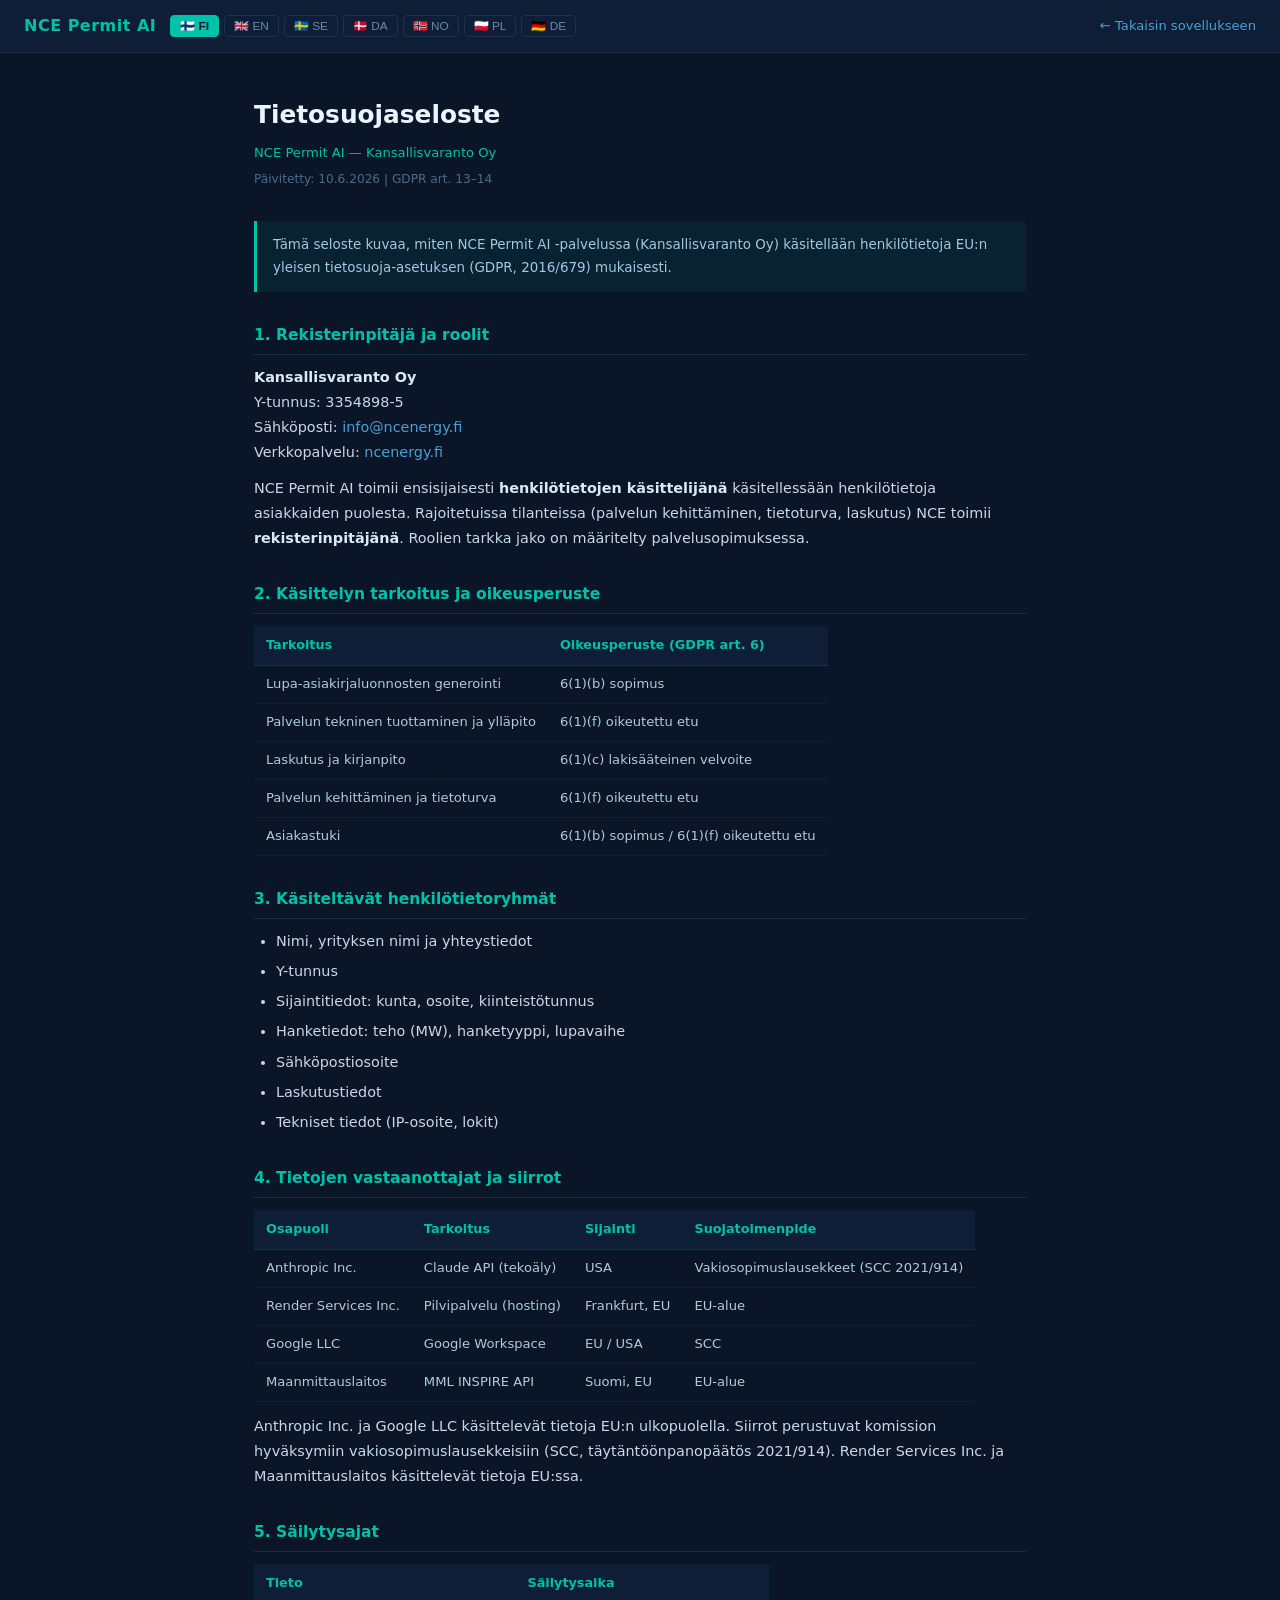
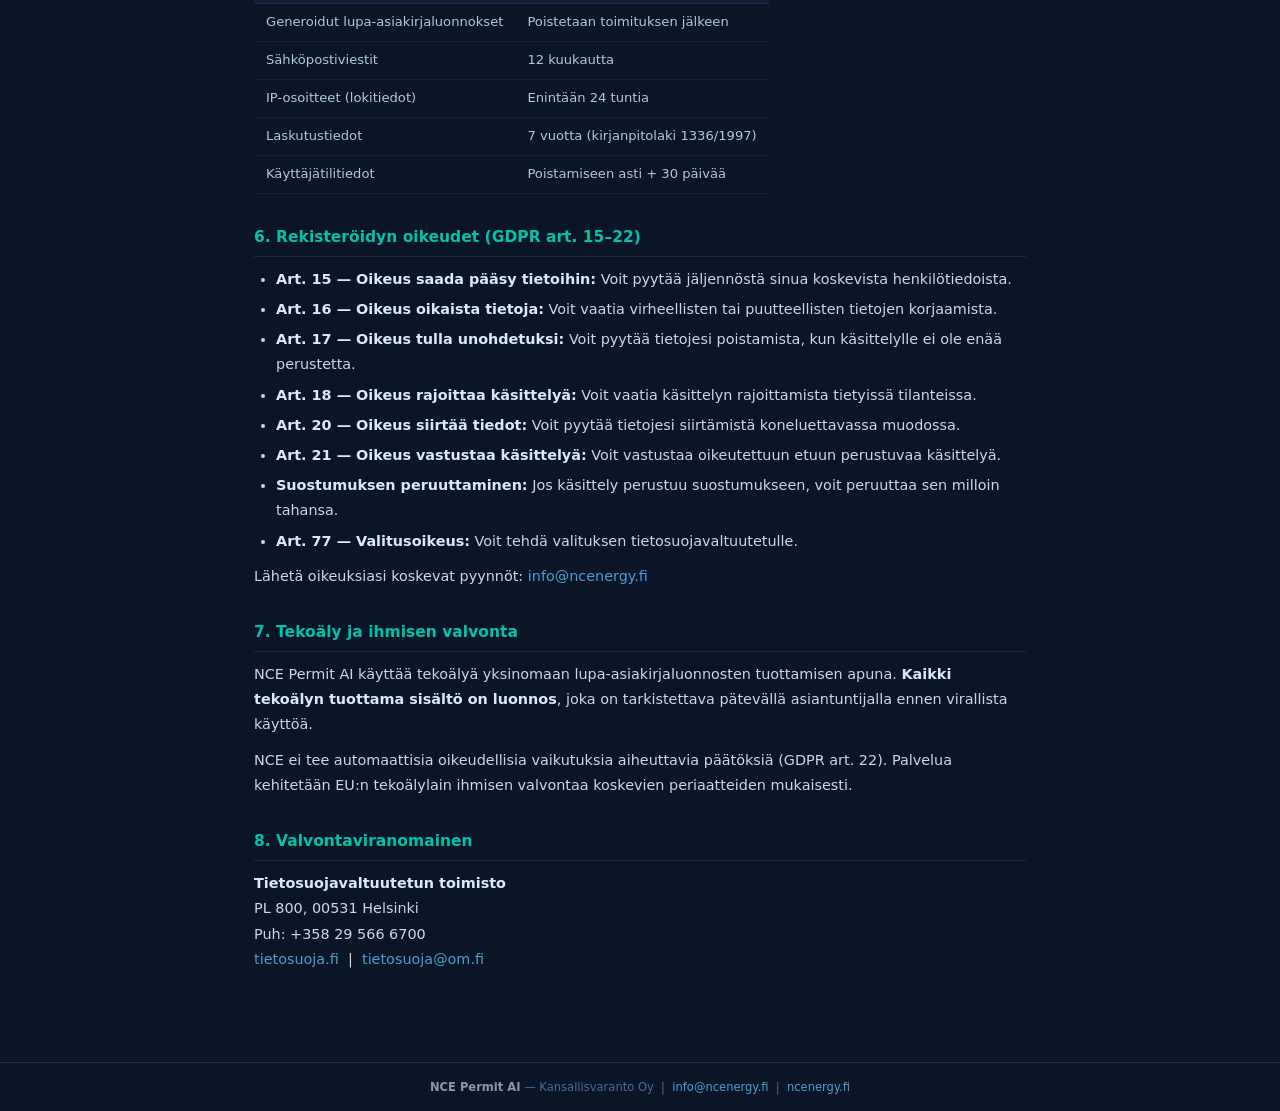
<file: backend/static/privacy.html>
<!DOCTYPE html>
<html lang="fi">
<head>
  <meta charset="UTF-8">
  <meta name="viewport" content="width=device-width, initial-scale=1.0">
  <title>Privacy Policy — NCE Permit AI</title>
  <style>
    *, *::before, *::after { box-sizing: border-box; margin: 0; padding: 0; }
    body {
      background: #0a1628;
      color: #c8d8e8;
      font-family: 'Segoe UI', system-ui, -apple-system, sans-serif;
      font-size: 0.9rem;
      line-height: 1.75;
      min-height: 100vh;
    }
    nav {
      background: #0d1e36;
      border-bottom: 1px solid #1e2d4a;
      padding: 12px 24px;
      display: flex;
      align-items: center;
      gap: 14px;
      flex-wrap: wrap;
    }
    .nav-brand { font-size: 1rem; font-weight: 700; color: #00C2A8; text-decoration: none; letter-spacing: 0.5px; flex-shrink: 0; }
    .nav-back  { color: #4a9fd4; text-decoration: none; font-size: 0.82rem; margin-left: auto; white-space: nowrap; }
    .nav-back:hover { color: #00C2A8; }
    .lang-switcher { display: flex; gap: 5px; flex-wrap: wrap; }
    .lang-btn {
      background: none;
      border: 1px solid #1e3050;
      color: #6a8aaa;
      padding: 3px 9px;
      border-radius: 4px;
      font-size: 0.74rem;
      cursor: pointer;
      transition: all 0.15s;
    }
    .lang-btn:hover { border-color: #00C2A8; color: #00C2A8; }
    .lang-btn.active { background: #00C2A8; border-color: #00C2A8; color: #0a1628; font-weight: 700; }
    main { max-width: 820px; margin: 0 auto; padding: 40px 24px 80px; }
    h1 { font-size: 1.55rem; color: #e8f4ff; margin-bottom: 6px; font-weight: 700; }
    .doc-meta { color: #00C2A8; font-size: 0.82rem; margin-bottom: 4px; }
    .doc-updated { color: #4a6a8a; font-size: 0.76rem; margin-bottom: 30px; }
    .notice {
      background: rgba(0,194,168,0.07);
      border-left: 3px solid #00C2A8;
      padding: 12px 16px;
      border-radius: 0 4px 4px 0;
      margin: 0 0 28px;
      font-size: 0.84rem;
      color: #a0c8e0;
    }
    .lang-notice {
      background: rgba(74,159,212,0.08);
      border-left-color: #4a9fd4;
      font-size: 0.92rem;
      margin-bottom: 32px;
    }
    h2 {
      font-size: 0.97rem;
      color: #00C2A8;
      font-weight: 600;
      margin: 30px 0 10px;
      padding-bottom: 5px;
      border-bottom: 1px solid #1a2d46;
    }
    p { margin-bottom: 10px; }
    ul, ol { margin: 8px 0 10px 22px; }
    li { margin-bottom: 5px; }
    table { width: 100%; border-collapse: collapse; margin: 12px 0; font-size: 0.82rem; overflow-x: auto; display: block; }
    th { background: #0d1e36; color: #00C2A8; padding: 8px 12px; text-align: left; border-bottom: 1px solid #1e2d4a; font-weight: 600; font-size: 0.8rem; white-space: nowrap; }
    td { padding: 7px 12px; border-bottom: 1px solid #131f33; color: #b0c8e0; vertical-align: top; }
    tr:hover td { background: rgba(0,194,168,0.03); }
    a { color: #4a9fd4; text-decoration: none; }
    a:hover { color: #00C2A8; }
    strong { color: #d8eaf8; }
    footer {
      background: #0a1628;
      border-top: 1px solid #1e2d4a;
      padding: 14px 24px;
      text-align: center;
      font-size: 0.72rem;
      color: #4a6a9a;
    }
    footer a { color: #4a9fd4; }
    @media (max-width: 600px) {
      main { padding: 24px 16px 60px; }
      h1 { font-size: 1.25rem; }
      nav { padding: 10px 16px; }
    }
  </style>
</head>
<body>

<nav>
  <a href="/" class="nav-brand">NCE Permit AI</a>
  <div class="lang-switcher" id="langSwitcher"></div>
  <a href="/" class="nav-back" id="navBack">← Takaisin</a>
</nav>

<main>
  <h1 id="pageTitle">Tietosuojaseloste</h1>
  <div class="doc-meta">NCE Permit AI &mdash; Kansallisvaranto Oy</div>
  <div class="doc-updated" id="docUpdated">Päivitetty: 10.6.2026 | GDPR art. 13&ndash;14</div>

  <!-- Full content — shown for FI and EN -->
  <div id="fullContent">
    <div class="notice" id="introNotice"></div>
    <h2 id="s1h"></h2><div id="s1b"></div>
    <h2 id="s2h"></h2><div id="s2b"></div>
    <h2 id="s3h"></h2><div id="s3b"></div>
    <h2 id="s4h"></h2><div id="s4b"></div>
    <h2 id="s5h"></h2><div id="s5b"></div>
    <h2 id="s6h"></h2><div id="s6b"></div>
    <h2 id="s7h"></h2><div id="s7b"></div>
    <h2 id="s8h"></h2><div id="s8b"></div>
  </div>

  <!-- Short content — shown for SE, DA, NO, PL, DE -->
  <div id="shortContent" style="display:none">
    <div class="notice lang-notice" id="shortLangNotice"></div>
    <h2 id="shortCtrlH"></h2><div id="shortCtrlB"></div>
    <h2 id="shortRightsH"></h2><div id="shortRightsB"></div>
    <h2 id="shortSupH"></h2><div id="shortSupB"></div>
  </div>
</main>

<footer>
  <strong style="color:#8899aa;">NCE Permit AI</strong> &mdash; Kansallisvaranto Oy &nbsp;|&nbsp;
  <a href="mailto:info@ncenergy.fi">info@ncenergy.fi</a> &nbsp;|&nbsp;
  <a href="https://ncenergy.fi" target="_blank">ncenergy.fi</a>
</footer>

<script>
const LANGS  = ['FI','EN','SE','DA','NO','PL','DE'];
const FLAGS  = {FI:'🇫🇮',EN:'🇬🇧',SE:'🇸🇪',DA:'🇩🇰',NO:'🇳🇴',PL:'🇵🇱',DE:'🇩🇪'};
const TITLES = {FI:'Tietosuojaseloste',EN:'Privacy Policy',SE:'Integritetspolicy',DA:'Privatlivspolitik',NO:'Personvernerklæring',PL:'Polityka prywatności',DE:'Datenschutzerklärung'};
const FULL_LANGS = new Set(['FI','EN']);

const T = {
FI: {
  nav_back: '← Takaisin sovellukseen',
  updated:  'Päivitetty: 10.6.2026 | GDPR art. 13–14',
  notice:   'Tämä seloste kuvaa, miten NCE Permit AI -palvelussa (Kansallisvaranto Oy) käsitellään henkilötietoja EU:n yleisen tietosuoja-asetuksen (GDPR, 2016/679) mukaisesti.',
  s1h:'1. Rekisterinpitäjä ja roolit',
  s1b:'<p><strong>Kansallisvaranto Oy</strong><br>Y-tunnus: 3354898-5<br>Sähköposti: <a href="mailto:info@ncenergy.fi">info@ncenergy.fi</a><br>Verkkopalvelu: <a href="https://ncenergy.fi" target="_blank">ncenergy.fi</a></p>'
     +'<p>NCE Permit AI toimii ensisijaisesti <strong>henkilötietojen käsittelijänä</strong> käsitellessään henkilötietoja asiakkaiden puolesta. Rajoitetuissa tilanteissa (palvelun kehittäminen, tietoturva, laskutus) NCE toimii <strong>rekisterinpitäjänä</strong>. Roolien tarkka jako on määritelty palvelusopimuksessa.</p>',
  s2h:'2. Käsittelyn tarkoitus ja oikeusperuste',
  s2b:'<table><tr><th>Tarkoitus</th><th>Oikeusperuste (GDPR art. 6)</th></tr>'
     +'<tr><td>Lupa-asiakirjaluonnosten generointi</td><td>6(1)(b) sopimus</td></tr>'
     +'<tr><td>Palvelun tekninen tuottaminen ja ylläpito</td><td>6(1)(f) oikeutettu etu</td></tr>'
     +'<tr><td>Laskutus ja kirjanpito</td><td>6(1)(c) lakisääteinen velvoite</td></tr>'
     +'<tr><td>Palvelun kehittäminen ja tietoturva</td><td>6(1)(f) oikeutettu etu</td></tr>'
     +'<tr><td>Asiakastuki</td><td>6(1)(b) sopimus / 6(1)(f) oikeutettu etu</td></tr>'
     +'</table>',
  s3h:'3. Käsiteltävät henkilötietoryhmät',
  s3b:'<ul><li>Nimi, yrityksen nimi ja yhteystiedot</li><li>Y-tunnus</li><li>Sijaintitiedot: kunta, osoite, kiinteistötunnus</li><li>Hanketiedot: teho (MW), hanketyyppi, lupavaihe</li><li>Sähköpostiosoite</li><li>Laskutustiedot</li><li>Tekniset tiedot (IP-osoite, lokit)</li></ul>',
  s4h:'4. Tietojen vastaanottajat ja siirrot',
  s4b:'<table><tr><th>Osapuoli</th><th>Tarkoitus</th><th>Sijainti</th><th>Suojatoimenpide</th></tr>'
     +'<tr><td>Anthropic Inc.</td><td>Claude API (tekoäly)</td><td>USA</td><td>Vakiosopimuslausekkeet (SCC 2021/914)</td></tr>'
     +'<tr><td>Render Services Inc.</td><td>Pilvipalvelu (hosting)</td><td>Frankfurt, EU</td><td>EU-alue</td></tr>'
     +'<tr><td>Google LLC</td><td>Google Workspace</td><td>EU / USA</td><td>SCC</td></tr>'
     +'<tr><td>Maanmittauslaitos</td><td>MML INSPIRE API</td><td>Suomi, EU</td><td>EU-alue</td></tr>'
     +'</table>'
     +'<p>Anthropic Inc. ja Google LLC käsittelevät tietoja EU:n ulkopuolella. Siirrot perustuvat komission hyväksymiin vakiosopimuslausekkeisiin (SCC, täytäntöönpanopäätös 2021/914). Render Services Inc. ja Maanmittauslaitos käsittelevät tietoja EU:ssa.</p>',
  s5h:'5. Säilytysajat',
  s5b:'<table><tr><th>Tieto</th><th>Säilytysaika</th></tr>'
     +'<tr><td>Generoidut lupa-asiakirjaluonnokset</td><td>Poistetaan toimituksen jälkeen</td></tr>'
     +'<tr><td>Sähköpostiviestit</td><td>12 kuukautta</td></tr>'
     +'<tr><td>IP-osoitteet (lokitiedot)</td><td>Enintään 24 tuntia</td></tr>'
     +'<tr><td>Laskutustiedot</td><td>7 vuotta (kirjanpitolaki 1336/1997)</td></tr>'
     +'<tr><td>Käyttäjätilitiedot</td><td>Poistamiseen asti + 30 päivää</td></tr>'
     +'</table>',
  s6h:'6. Rekisteröidyn oikeudet (GDPR art. 15–22)',
  s6b:'<ul>'
     +'<li><strong>Art. 15 — Oikeus saada pääsy tietoihin:</strong> Voit pyytää jäljennöstä sinua koskevista henkilötiedoista.</li>'
     +'<li><strong>Art. 16 — Oikeus oikaista tietoja:</strong> Voit vaatia virheellisten tai puutteellisten tietojen korjaamista.</li>'
     +'<li><strong>Art. 17 — Oikeus tulla unohdetuksi:</strong> Voit pyytää tietojesi poistamista, kun käsittelylle ei ole enää perustetta.</li>'
     +'<li><strong>Art. 18 — Oikeus rajoittaa käsittelyä:</strong> Voit vaatia käsittelyn rajoittamista tietyissä tilanteissa.</li>'
     +'<li><strong>Art. 20 — Oikeus siirtää tiedot:</strong> Voit pyytää tietojesi siirtämistä koneluettavassa muodossa.</li>'
     +'<li><strong>Art. 21 — Oikeus vastustaa käsittelyä:</strong> Voit vastustaa oikeutettuun etuun perustuvaa käsittelyä.</li>'
     +'<li><strong>Suostumuksen peruuttaminen:</strong> Jos käsittely perustuu suostumukseen, voit peruuttaa sen milloin tahansa.</li>'
     +'<li><strong>Art. 77 — Valitusoikeus:</strong> Voit tehdä valituksen tietosuojavaltuutetulle.</li>'
     +'</ul><p>Lähetä oikeuksiasi koskevat pyynnöt: <a href="mailto:info@ncenergy.fi">info@ncenergy.fi</a></p>',
  s7h:'7. Tekoäly ja ihmisen valvonta',
  s7b:'<p>NCE Permit AI käyttää tekoälyä yksinomaan lupa-asiakirjaluonnosten tuottamisen apuna. <strong>Kaikki tekoälyn tuottama sisältö on luonnos</strong>, joka on tarkistettava pätevällä asiantuntijalla ennen virallista käyttöä.</p>'
     +'<p>NCE ei tee automaattisia oikeudellisia vaikutuksia aiheuttavia päätöksiä (GDPR art. 22). Palvelua kehitetään EU:n tekoälylain ihmisen valvontaa koskevien periaatteiden mukaisesti.</p>',
  s8h:'8. Valvontaviranomainen',
  s8b:'<p><strong>Tietosuojavaltuutetun toimisto</strong><br>PL 800, 00531 Helsinki<br>Puh: +358 29 566 6700<br><a href="https://tietosuoja.fi" target="_blank">tietosuoja.fi</a> &nbsp;|&nbsp; <a href="mailto:tietosuoja@om.fi">tietosuoja@om.fi</a></p>',
},
EN: {
  nav_back: '← Back to application',
  updated:  'Updated: 10 June 2026 | GDPR Art. 13–14',
  notice:   'This notice describes how NCE Permit AI (Kansallisvaranto Oy) processes personal data in accordance with the EU General Data Protection Regulation (GDPR, 2016/679).',
  s1h:'1. Data Controller and Roles',
  s1b:'<p><strong>Kansallisvaranto Oy</strong><br>Business ID: 3354898-5<br>Email: <a href="mailto:info@ncenergy.fi">info@ncenergy.fi</a><br>Website: <a href="https://ncenergy.fi" target="_blank">ncenergy.fi</a></p>'
     +'<p>NCE Permit AI primarily acts as a <strong>Data Processor</strong> when processing personal data on behalf of customers. In limited situations (service development, security, billing) NCE acts as <strong>Data Controller</strong>. The precise allocation of roles is set out in the service agreement.</p>',
  s2h:'2. Purposes and Legal Basis',
  s2b:'<table><tr><th>Purpose</th><th>Legal Basis (GDPR Art. 6)</th></tr>'
     +'<tr><td>Generating permit document drafts</td><td>Art. 6(1)(b) Contract</td></tr>'
     +'<tr><td>Technical service delivery and maintenance</td><td>Art. 6(1)(f) Legitimate interests</td></tr>'
     +'<tr><td>Invoicing and accounting</td><td>Art. 6(1)(c) Legal obligation</td></tr>'
     +'<tr><td>Service development and security</td><td>Art. 6(1)(f) Legitimate interests</td></tr>'
     +'<tr><td>Customer support</td><td>Art. 6(1)(b) Contract / Art. 6(1)(f) Legitimate interests</td></tr>'
     +'</table>',
  s3h:'3. Categories of Personal Data',
  s3b:'<ul><li>Name, company name and contact details</li><li>Business IDs</li><li>Location and property data: municipality, address, property identifier</li><li>Project data: power (MW), project type, permit phase</li><li>Email addresses</li><li>Billing information</li><li>Technical data (IP address, logs)</li></ul>',
  s4h:'4. Recipients and International Transfers',
  s4b:'<table><tr><th>Party</th><th>Purpose</th><th>Location</th><th>Safeguards</th></tr>'
     +'<tr><td>Anthropic Inc.</td><td>AI processing (Claude API)</td><td>USA</td><td>Standard Contractual Clauses (SCC 2021/914)</td></tr>'
     +'<tr><td>Render Services Inc.</td><td>Cloud hosting</td><td>Frankfurt, EU</td><td>Processing within EU</td></tr>'
     +'<tr><td>Google LLC</td><td>Google Workspace</td><td>EU / USA</td><td>SCC</td></tr>'
     +'<tr><td>Maanmittauslaitos</td><td>MML INSPIRE API</td><td>Finland, EU</td><td>EU territory</td></tr>'
     +'</table>'
     +'<p>Anthropic Inc. and Google LLC process data outside the EU/EEA. Transfers are based on Standard Contractual Clauses (SCC) approved by the European Commission (Implementing Decision 2021/914). Render Services Inc. and Maanmittauslaitos process data within the EU.</p>',
  s5h:'5. Retention Periods',
  s5b:'<table><tr><th>Data</th><th>Retention period</th></tr>'
     +'<tr><td>Generated permit drafts</td><td>Deleted after delivery</td></tr>'
     +'<tr><td>Email communications</td><td>12 months</td></tr>'
     +'<tr><td>Technical logs (IP address)</td><td>Max 24 hours</td></tr>'
     +'<tr><td>Billing records</td><td>7 years (Accounting Act)</td></tr>'
     +'<tr><td>User account data</td><td>Until deletion + 30 days</td></tr>'
     +'</table>',
  s6h:'6. Your Rights (GDPR Art. 15–22)',
  s6b:'<ul>'
     +'<li><strong>Art. 15 — Right of access:</strong> You may request a copy of your personal data.</li>'
     +'<li><strong>Art. 16 — Right to rectification:</strong> You may request correction of inaccurate or incomplete data.</li>'
     +'<li><strong>Art. 17 — Right to erasure:</strong> You may request deletion when there is no longer a basis for processing.</li>'
     +'<li><strong>Art. 18 — Right to restriction:</strong> You may request restriction of processing in certain circumstances.</li>'
     +'<li><strong>Art. 20 — Right to portability:</strong> You may request your data in a machine-readable format.</li>'
     +'<li><strong>Art. 21 — Right to object:</strong> You may object to processing based on legitimate interests.</li>'
     +'<li><strong>Withdrawal of consent:</strong> Where processing is based on consent, you may withdraw it at any time.</li>'
     +'<li><strong>Art. 77 — Right to lodge a complaint:</strong> You may file a complaint with the supervisory authority.</li>'
     +'</ul><p>Send rights requests to: <a href="mailto:info@ncenergy.fi">info@ncenergy.fi</a></p>',
  s7h:'7. AI and Human Oversight',
  s7b:'<p>NCE Permit AI uses AI solely to assist in generating permit document drafts. <strong>All AI-generated content is a draft only</strong> and must be reviewed by a competent human professional before official use.</p>'
     +'<p>NCE does not make automated decisions with legal effect (GDPR Art. 22). Operated in accordance with EU AI Act human oversight principles.</p>',
  s8h:'8. Supervisory Authority',
  s8b:'<p><strong>Office of the Data Protection Ombudsman</strong><br>P.O. Box 800, FI-00531 Helsinki<br>Tel: +358 29 566 6700<br><a href="https://tietosuoja.fi" target="_blank">tietosuoja.fi</a> &nbsp;|&nbsp; <a href="mailto:tietosuoja@om.fi">tietosuoja@om.fi</a></p>',
},

/* ── Short versions (SE / DA / NO / PL / DE) ─────────────────────────────
   Full policy is available in FI and EN. These sections provide the key
   contact points in the local language and direct users to the full text.
   ─────────────────────────────────────────────────────────────────────── */
SE: {
  short:    true,
  nav_back: '← Tillbaka till applikationen',
  updated:  'Uppdaterad: 10 juni 2026 | GDPR art. 13–14',
  lang_notice: 'Den fullständiga integritetspolicyn finns på <strong>finska</strong> och <strong>engelska</strong>. Välj 🇫🇮 FI eller 🇬🇧 EN i språkväljaren ovan för att läsa hela policyn.',
  ctrl_h:   'Personuppgiftsansvarig',
  ctrl_b:   '<p><strong>Kansallisvaranto Oy</strong><br>Org.nr: 3354898-5<br>E-post: <a href="mailto:info@ncenergy.fi">info@ncenergy.fi</a><br>Webbplats: <a href="https://ncenergy.fi" target="_blank">ncenergy.fi</a></p>',
  rights_h: 'Dina rättigheter (GDPR art. 15–22)',
  rights_b: '<p>Skicka förfrågningar om dina rättigheter (tillgång, rättelse, radering, begränsning, portabilitet, invändning) till: <a href="mailto:info@ncenergy.fi">info@ncenergy.fi</a></p>',
  sup_h:    'Tillsynsmyndighet',
  sup_b:    '<p>Dataombudsmannens byrå (Finland) &nbsp;|&nbsp; <a href="https://tietosuoja.fi" target="_blank">tietosuoja.fi</a> &nbsp;|&nbsp; <a href="mailto:tietosuoja@om.fi">tietosuoja@om.fi</a></p>',
},
DA: {
  short:    true,
  nav_back: '← Tilbage til applikationen',
  updated:  'Opdateret: 10. juni 2026 | GDPR art. 13–14',
  lang_notice: 'Den fulde privatlivspolitik er tilgængelig på <strong>finsk</strong> og <strong>engelsk</strong>. Vælg 🇫🇮 FI eller 🇬🇧 EN i sprogselectoren ovenfor for at læse hele politikken.',
  ctrl_h:   'Dataansvarlig',
  ctrl_b:   '<p><strong>Kansallisvaranto Oy</strong><br>CVR: 3354898-5<br>E-mail: <a href="mailto:info@ncenergy.fi">info@ncenergy.fi</a><br>Hjemmeside: <a href="https://ncenergy.fi" target="_blank">ncenergy.fi</a></p>',
  rights_h: 'Dine rettigheder (GDPR art. 15–22)',
  rights_b: '<p>Send anmodninger om dine rettigheder (indsigt, berigtigelse, sletning, begrænsning, portabilitet, indsigelse) til: <a href="mailto:info@ncenergy.fi">info@ncenergy.fi</a></p>',
  sup_h:    'Tilsynsmyndighed',
  sup_b:    '<p>Datatilsynet (Finland) &nbsp;|&nbsp; <a href="https://tietosuoja.fi" target="_blank">tietosuoja.fi</a> &nbsp;|&nbsp; <a href="mailto:tietosuoja@om.fi">tietosuoja@om.fi</a></p>',
},
NO: {
  short:    true,
  nav_back: '← Tilbake til applikasjonen',
  updated:  'Oppdatert: 10. juni 2026 | GDPR art. 13–14',
  lang_notice: 'Den fullstendige personvernerklæringen er tilgjengelig på <strong>finsk</strong> og <strong>engelsk</strong>. Velg 🇫🇮 FI eller 🇬🇧 EN i språkvelgeren ovenfor for å lese hele erklæringen.',
  ctrl_h:   'Behandlingsansvarlig',
  ctrl_b:   '<p><strong>Kansallisvaranto Oy</strong><br>Org.nr: 3354898-5<br>E-post: <a href="mailto:info@ncenergy.fi">info@ncenergy.fi</a><br>Nettsted: <a href="https://ncenergy.fi" target="_blank">ncenergy.fi</a></p>',
  rights_h: 'Dine rettigheter (GDPR art. 15–22)',
  rights_b: '<p>Send forespørsler om dine rettigheter (innsyn, retting, sletting, begrensning, portabilitet, protest) til: <a href="mailto:info@ncenergy.fi">info@ncenergy.fi</a></p>',
  sup_h:    'Tilsynsmyndighet',
  sup_b:    '<p>Datatilsynet (Finland) &nbsp;|&nbsp; <a href="https://tietosuoja.fi" target="_blank">tietosuoja.fi</a> &nbsp;|&nbsp; <a href="mailto:tietosuoja@om.fi">tietosuoja@om.fi</a></p>',
},
PL: {
  short:    true,
  nav_back: '← Powrót do aplikacji',
  updated:  'Aktualizacja: 10 czerwca 2026 | RODO art. 13–14',
  lang_notice: 'Pełna polityka prywatności dostępna jest w języku <strong>fińskim</strong> i <strong>angielskim</strong>. Wybierz 🇫🇮 FI lub 🇬🇧 EN w selektorze języka powyżej, aby przeczytać pełny tekst.',
  ctrl_h:   'Administrator danych',
  ctrl_b:   '<p><strong>Kansallisvaranto Oy</strong><br>NIP: 3354898-5<br>E-mail: <a href="mailto:info@ncenergy.fi">info@ncenergy.fi</a><br>Strona: <a href="https://ncenergy.fi" target="_blank">ncenergy.fi</a></p>',
  rights_h: 'Prawa podmiotu danych (RODO art. 15–22)',
  rights_b: '<p>Wnioski dotyczące praw (dostęp, sprostowanie, usunięcie, ograniczenie, przenoszenie, sprzeciw) wysyłaj na: <a href="mailto:info@ncenergy.fi">info@ncenergy.fi</a></p>',
  sup_h:    'Organ nadzorczy',
  sup_b:    '<p>Urząd ds. Ochrony Danych Osobowych (Finlandia) &nbsp;|&nbsp; <a href="https://tietosuoja.fi" target="_blank">tietosuoja.fi</a> &nbsp;|&nbsp; <a href="mailto:tietosuoja@om.fi">tietosuoja@om.fi</a></p>',
},
DE: {
  short:    true,
  nav_back: '← Zurück zur Anwendung',
  updated:  'Aktualisiert: 10. Juni 2026 | DSGVO Art. 13–14',
  lang_notice: 'Die vollständige Datenschutzerklärung ist auf <strong>Finnisch</strong> und <strong>Englisch</strong> verfügbar. Wählen Sie oben im Sprachschalter 🇫🇮 FI oder 🇬🇧 EN, um die vollständige Erklärung zu lesen.',
  ctrl_h:   'Verantwortlicher',
  ctrl_b:   '<p><strong>Kansallisvaranto Oy</strong><br>Unternehmens-ID: 3354898-5<br>E-Mail: <a href="mailto:info@ncenergy.fi">info@ncenergy.fi</a><br>Webseite: <a href="https://ncenergy.fi" target="_blank">ncenergy.fi</a></p>',
  rights_h: 'Ihre Rechte (DSGVO Art. 15–22)',
  rights_b: '<p>Anfragen zu Ihren Rechten (Auskunft, Berichtigung, Löschung, Einschränkung, Portabilität, Widerspruch) senden Sie an: <a href="mailto:info@ncenergy.fi">info@ncenergy.fi</a></p>',
  sup_h:    'Aufsichtsbehörde',
  sup_b:    '<p>Büro des Datenschutzbeauftragten (Finnland) &nbsp;|&nbsp; <a href="https://tietosuoja.fi" target="_blank">tietosuoja.fi</a> &nbsp;|&nbsp; <a href="mailto:tietosuoja@om.fi">tietosuoja@om.fi</a></p>',
},
};

function render(lang) {
  const d = T[lang] || T.FI;
  const isShort = !FULL_LANGS.has(lang);

  document.getElementById('pageTitle').textContent  = TITLES[lang] || TITLES.FI;
  document.getElementById('navBack').textContent    = d.nav_back;
  document.getElementById('docUpdated').textContent = d.updated;

  document.getElementById('fullContent').style.display  = isShort ? 'none' : '';
  document.getElementById('shortContent').style.display = isShort ? ''     : 'none';

  if (isShort) {
    document.getElementById('shortLangNotice').innerHTML = d.lang_notice;
    document.getElementById('shortCtrlH').textContent    = d.ctrl_h;
    document.getElementById('shortCtrlB').innerHTML      = d.ctrl_b;
    document.getElementById('shortRightsH').textContent  = d.rights_h;
    document.getElementById('shortRightsB').innerHTML    = d.rights_b;
    document.getElementById('shortSupH').textContent     = d.sup_h;
    document.getElementById('shortSupB').innerHTML       = d.sup_b;
  } else {
    document.getElementById('introNotice').textContent = d.notice;
    ['s1h','s2h','s3h','s4h','s5h','s6h','s7h','s8h'].forEach(k => {
      document.getElementById(k).textContent = d[k];
    });
    ['s1b','s2b','s3b','s4b','s5b','s6b','s7b','s8b'].forEach(k => {
      document.getElementById(k).innerHTML = d[k];
    });
  }

  document.querySelectorAll('.lang-btn').forEach(b =>
    b.classList.toggle('active', b.dataset.lang === lang)
  );
  try { localStorage.setItem('nce_lang', lang); } catch(_) {}
}

(function buildSwitcher() {
  const el = document.getElementById('langSwitcher');
  el.innerHTML = LANGS.map(l =>
    '<button class="lang-btn" data-lang="' + l + '" onclick="render(\'' + l + '\')">' + FLAGS[l] + ' ' + l + '</button>'
  ).join('');
})();

const initLang = (function() {
  // 1. URL ?lang= param (e.g. /privacy?lang=EN)
  try {
    const p = new URLSearchParams(location.search).get('lang');
    if (p && T[p.toUpperCase()]) return p.toUpperCase();
  } catch(_) {}
  // 2. Shared localStorage key used by the main app
  try { const s = localStorage.getItem('nce_lang'); if (s && T[s]) return s; } catch(_) {}
  return 'FI';
})();
render(initLang);
</script>
</body>
</html>
</file>
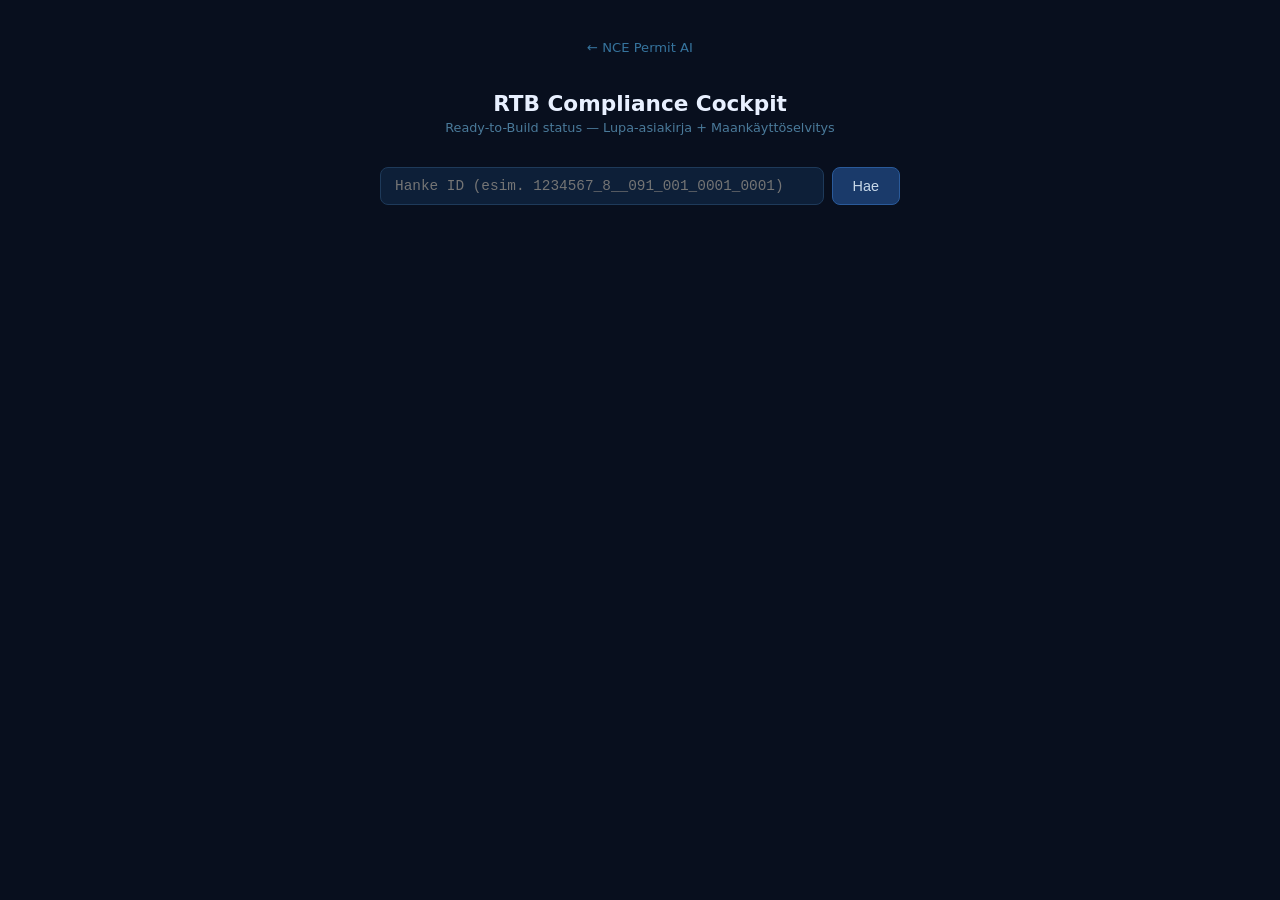
<file: backend/static/rtb.html>
<!DOCTYPE html>
<html lang="fi">
<head>
<meta charset="UTF-8">
<meta name="viewport" content="width=device-width, initial-scale=1.0">
<title>RTB Compliance Cockpit — NCE Permit AI</title>
<style>
  *, *::before, *::after { box-sizing: border-box; margin: 0; padding: 0; }
  body {
    font-family: 'Segoe UI', system-ui, sans-serif;
    background: #080f1e;
    color: #c8d8e8;
    min-height: 100vh;
    display: flex;
    flex-direction: column;
    align-items: center;
    padding: 40px 16px;
  }
  .logo-bar {
    display: flex; align-items: center; gap: 12px; margin-bottom: 36px;
  }
  .logo-bar a { color: #4a9fd4; font-size: 0.82rem; text-decoration: none; opacity: 0.7; }
  .logo-bar a:hover { opacity: 1; }
  h1 { font-size: 1.35rem; color: #e8f0ff; margin-bottom: 4px; }
  .subtitle { font-size: 0.8rem; color: #4a7a9a; margin-bottom: 32px; }

  .search-box {
    display: flex; gap: 8px; width: 100%; max-width: 520px; margin-bottom: 32px;
  }
  .search-box input {
    flex: 1; background: #0d1f38; border: 1px solid #1e3a5a; border-radius: 8px;
    color: #c8d8e8; padding: 10px 14px; font-size: 0.9rem; outline: none;
    font-family: 'Courier New', monospace;
  }
  .search-box input:focus { border-color: #4a9fd4; }
  .search-box button {
    background: #1a3a6a; border: 1px solid #2a5a9a; border-radius: 8px;
    color: #c8d8e8; padding: 10px 20px; font-size: 0.9rem; cursor: pointer;
    white-space: nowrap;
  }
  .search-box button:hover { background: #2a4a8a; }

  .card {
    background: #0d1f38; border: 1px solid #1e3a5a; border-radius: 12px;
    padding: 24px 28px; width: 100%; max-width: 520px; margin-bottom: 16px;
  }
  .card-title {
    font-size: 0.7rem; text-transform: uppercase; letter-spacing: 0.8px;
    color: #4a7a9a; margin-bottom: 16px;
  }
  .meta-row { display: flex; gap: 8px; flex-wrap: wrap; margin-bottom: 16px; }
  .meta-chip {
    background: rgba(74,159,212,0.1); border: 1px solid rgba(74,159,212,0.2);
    border-radius: 20px; padding: 3px 10px; font-size: 0.72rem; color: #4a9fd4;
  }

  .module-row {
    display: flex; align-items: center; justify-content: space-between;
    padding: 12px 0; border-bottom: 1px solid rgba(255,255,255,0.05);
  }
  .module-row:last-child { border-bottom: none; }
  .module-name { font-size: 0.88rem; }
  .module-sub  { font-size: 0.7rem; color: #4a7a9a; margin-top: 2px; }
  .status-badge {
    display: flex; align-items: center; gap: 6px; font-size: 0.82rem;
    font-weight: 600; white-space: nowrap;
  }
  .status-done    { color: #00C2A8; }
  .status-pending { color: #4a7a9a; }

  .rtb-banner {
    width: 100%; max-width: 520px; border-radius: 12px;
    padding: 20px 28px; text-align: center;
    font-weight: 700; font-size: 1.05rem;
  }
  .rtb-ready {
    background: rgba(0,194,168,0.12); border: 1px solid rgba(0,194,168,0.4);
    color: #00C2A8;
  }
  .rtb-pending {
    background: rgba(74,159,212,0.07); border: 1px solid rgba(74,159,212,0.2);
    color: #4a7a9a;
  }
  .rtb-banner .sub { font-size: 0.75rem; font-weight: 400; margin-top: 6px; opacity: 0.8; }

  .not-found {
    color: #4a7a9a; font-size: 0.88rem; padding: 20px 0; text-align: center;
  }
  .phase-tag {
    background: rgba(74,159,212,0.1); border: 1px solid rgba(74,159,212,0.2);
    border-radius: 4px; padding: 1px 7px; font-size: 0.68rem; color: #4a9fd4; margin-left: 6px;
  }
  .ts { font-size: 0.68rem; color: #2a4a6a; margin-top: 4px; }

  #loading { color: #4a7a9a; font-size: 0.85rem; padding: 24px 0; display: none; }
  #result  { display: none; }
  #error   { color: #e94560; font-size: 0.85rem; padding: 16px 0; display: none; }
</style>
</head>
<body>

<div class="logo-bar">
  <a href="/">← NCE Permit AI</a>
</div>

<h1>RTB Compliance Cockpit</h1>
<p class="subtitle">Ready-to-Build status — Lupa-asiakirja + Maankäyttöselvitys</p>

<div class="search-box">
  <input id="hanke-id-input" type="text"
    placeholder="Hanke ID (esim. 1234567_8__091_001_0001_0001)"
    spellcheck="false" />
  <button onclick="lookup()">Hae</button>
</div>

<div id="loading">Haetaan...</div>
<div id="error"></div>

<div id="result">
  <div class="card">
    <div class="card-title">Hankkeen tiedot</div>
    <div class="meta-row" id="meta-chips"></div>
    <div class="module-row">
      <div>
        <div class="module-name">Lupa-asiakirja</div>
        <div class="module-sub" id="permit-sub">—</div>
        <div class="ts" id="permit-ts"></div>
      </div>
      <div class="status-badge" id="permit-status"></div>
    </div>
    <div class="module-row">
      <div>
        <div class="module-name">Maankäyttöselvitys</div>
        <div class="module-sub" id="land-sub">—</div>
        <div class="ts" id="land-ts"></div>
      </div>
      <div class="status-badge" id="land-status"></div>
    </div>
  </div>

  <div class="rtb-banner" id="rtb-banner">
    <div id="rtb-banner-text"></div>
    <div class="sub" id="rtb-banner-sub"></div>
  </div>
</div>

<script>
const API_BASE = window.location.origin;

function fmtTs(ts) {
  if (!ts) return '';
  try {
    return new Date(ts).toLocaleString('fi-FI', {dateStyle:'short', timeStyle:'short'});
  } catch { return ts; }
}

async function lookup() {
  const id = document.getElementById('hanke-id-input').value.trim();
  if (!id) return;

  document.getElementById('loading').style.display = 'block';
  document.getElementById('result').style.display  = 'none';
  document.getElementById('error').style.display   = 'none';

  try {
    const r = await fetch(`${API_BASE}/api/rtb/${encodeURIComponent(id)}`, {
      headers: { 'Authorization': 'Basic ' + btoa('nce:Pilottest123!') }
    });
    if (!r.ok) throw new Error(r.statusText);
    const d = await r.json();

    // Meta chips
    const chips = [];
    if (d.y_tunnus)         chips.push(d.y_tunnus);
    if (d.kiinteistotunnus) chips.push(d.kiinteistotunnus);
    if (d.hanketyyppi)      chips.push(d.hanketyyppi);
    if (d.maa)              chips.push(d.maa);
    document.getElementById('meta-chips').innerHTML =
      chips.map(c => `<span class="meta-chip">${c}</span>`).join('') ||
      `<span style="color:#4a7a9a;font-size:0.78rem">Hanke ID: ${d.hanke_id}</span>`;

    // Permit doc
    const pd = d.permit_doc || {};
    const permitDone = pd.status === 'done';
    document.getElementById('permit-status').innerHTML = permitDone
      ? '<span class="status-done">✓ Valmis</span>'
      : '<span class="status-pending">— Kesken</span>';
    const phaseTag = pd.phase ? `<span class="phase-tag">${pd.phase}</span>` : '';
    document.getElementById('permit-sub').innerHTML = permitDone
      ? `PDF generoitu${phaseTag}` : 'Odottaa generointia';
    document.getElementById('permit-ts').textContent = pd.updated_at ? fmtTs(pd.updated_at) : '';

    // Land use
    const lu = d.land_use || {};
    const luDone = lu.status === 'done';
    document.getElementById('land-status').innerHTML = luDone
      ? '<span class="status-done">✓ Valmis</span>'
      : '<span class="status-pending">— Kesken</span>';
    document.getElementById('land-sub').textContent = luDone
      ? 'Selvitys generoitu' : 'Odottaa generointia';
    document.getElementById('land-ts').textContent = lu.updated_at ? fmtTs(lu.updated_at) : '';

    // RTB banner
    const banner = document.getElementById('rtb-banner');
    banner.className = 'rtb-banner ' + (d.rtb_ready ? 'rtb-ready' : 'rtb-pending');
    document.getElementById('rtb-banner-text').textContent =
      d.rtb_ready ? '✓ Valmis RTB-paketiksi' : '○ RTB-paketti kesken';
    document.getElementById('rtb-banner-sub').textContent = d.rtb_ready
      ? 'Molemmat moduulit valmiina — hanke valmis seuraavaan vaiheeseen.'
      : `Puuttuu: ${[!permitDone && 'Lupa-asiakirja', !luDone && 'Maankäyttöselvitys'].filter(Boolean).join(', ')}`;

    if (!d.found) {
      document.getElementById('meta-chips').innerHTML =
        `<span style="color:#4a7a9a;font-size:0.78rem">Hanketta ei löydy — ID: ${d.hanke_id}</span>`;
    }

    document.getElementById('result').style.display = 'block';
  } catch (err) {
    document.getElementById('error').textContent = 'Virhe: ' + err.message;
    document.getElementById('error').style.display = 'block';
  } finally {
    document.getElementById('loading').style.display = 'none';
  }
}

// Support ?hanke_id= query param for direct links
const params = new URLSearchParams(location.search);
const qId = params.get('hanke_id') || params.get('id');
if (qId) {
  document.getElementById('hanke-id-input').value = qId;
  lookup();
}

document.getElementById('hanke-id-input').addEventListener('keydown', e => {
  if (e.key === 'Enter') lookup();
});
</script>
</body>
</html>
</file>
